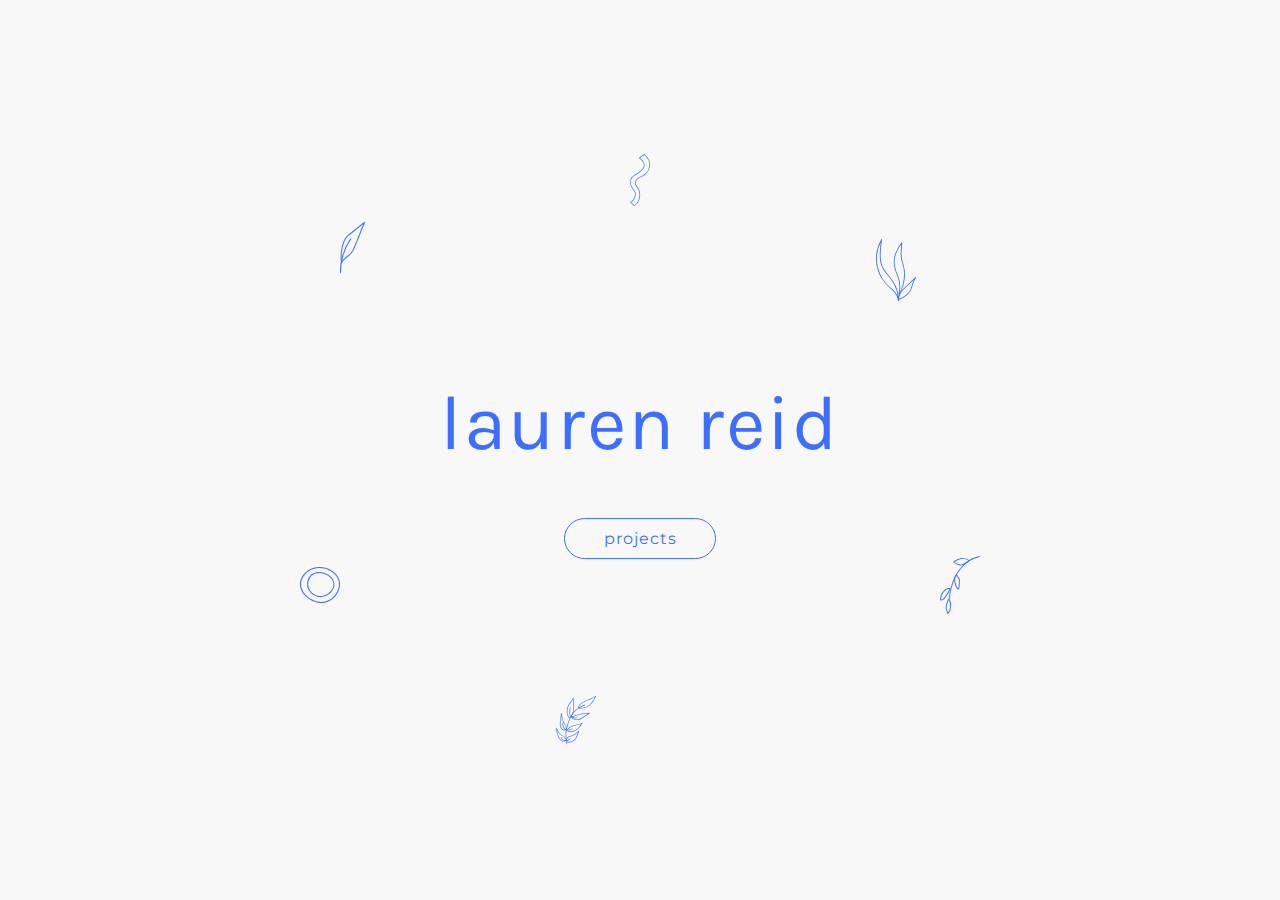
<file: index.html>
<html>
  <head>

  <meta charset="UTF-8">
  <meta name="viewport" content="width=device-width">
  <meta http-equiv="X-UA-Compatible" content="ie=edge">
  <link rel="stylesheet" href="https://fonts.googleapis.com/css?family=Karla">
  <link href="https://fonts.googleapis.com/css2?family=Montserrat&display=swap" rel="stylesheet">
  <link href="https://fonts.googleapis.com/css2?family=Roboto:wght@300;400&display=swap" rel="stylesheet">
  <link rel="stylesheet" href="style.css">
  <title>lauren reid design</title>

  </head>

  <body>

    <div><a href="#" id="name" onclick="return false;">lauren reid</a></div>

    <div id="pro"><a href="projects.html">
    <p id="rcorners">projects</p></a>
    </div>
<!-- -->
    <span class="surround">
      <span id="initial"><img class="ill" id="one" src="images/111.svg"></span>
      <span id="onhover"><img class="ill" id="one" src="images/1d.svg"></span>
   </span>

   <span class="surround">
      <span id="initial"><img class="ill" id="two" src="images/22.svg"></span>
      <span id="onhover"><img class="ill" id="two" src="images/2d.svg"></span>
   </span>

   <span class="surround">
      <span id="initial"><img class="ill" id="three" src="images/33.svg"></span>
      <span id="onhover"><img class="ill" id="three" src="images/3d.svg"></span>
   </span>  

    <span class="surround">
      <span id="initial"><img class="ill" id="four" src="images/44.svg"></span>
      <span id="onhover"><img class="ill" id="four" src="images/4d.svg"></span>
   </span>

    <span class="surround">
      <span id="initial"><img class="ill" id="five" src="images/55.svg"></span>
      <span id="onhover"><img class="ill" id="five" src="images/5d.svg"></span>
   </span>

    <span class="surround">
      <span id="initial"><img class="ill" id="six" src="images/66.svg"></span>
      <span id="onhover"><img class="ill" id="six" src="images/6d.svg"></span>
   </span>

  </body>
</html>
</file>
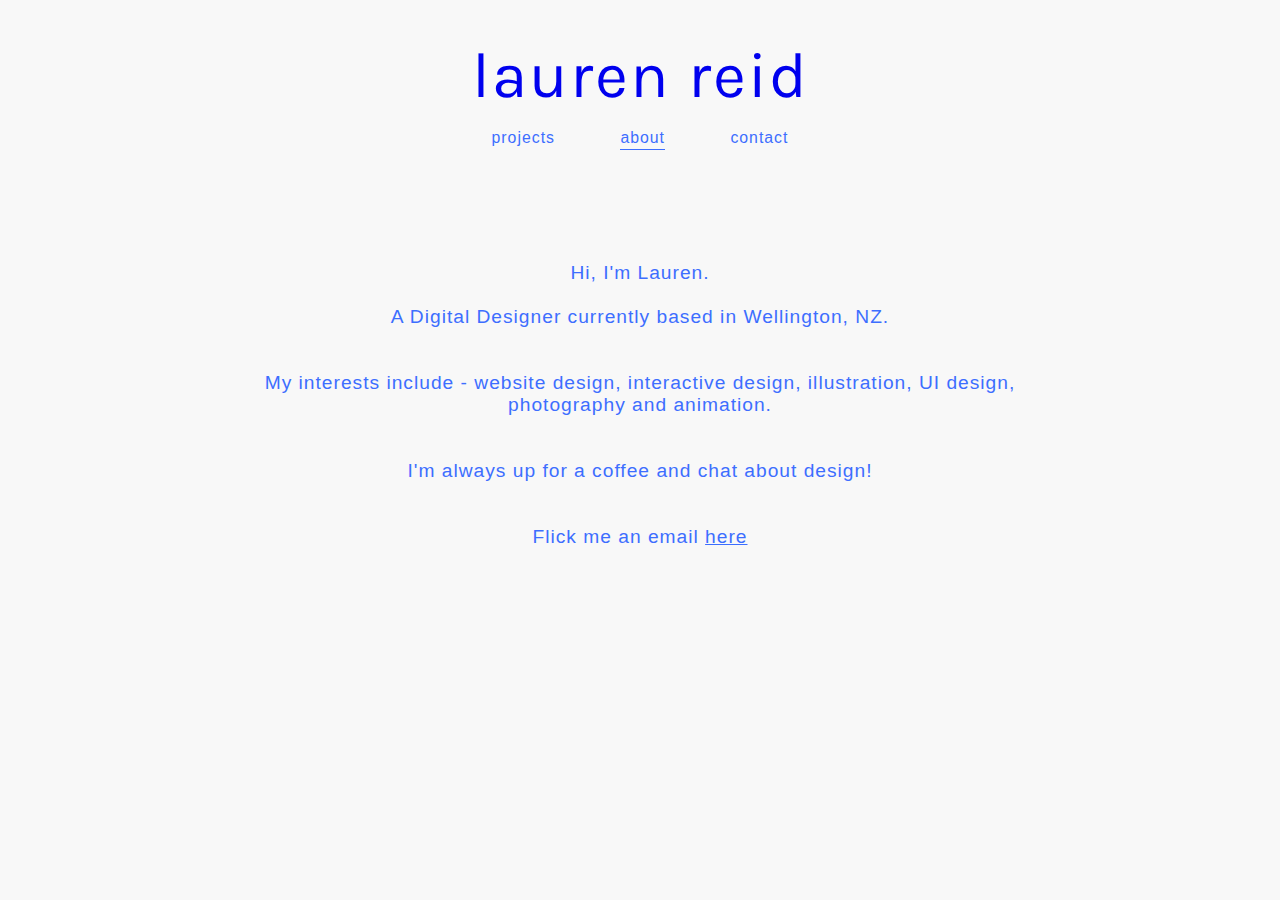
<file: about.html>
<html>
  <head>

  <meta charset="UTF-8">
  <meta name="viewport" content="width=device-width, inital-scale=1.0">
  <meta http-equiv="X-UA-Compatible" content="ie=edge">
  <link rel="stylesheet" href="https://fonts.googleapis.com/css?family=Karla">
  <link href="https://fonts.googleapis.com/css2?family=Roboto:wght@300;400&display=swap" rel="stylesheet">
  <link rel="stylesheet" href="style.css">

  <title>lauren reid design</title>

  </head>

   <body>

  <header>
       <div id="name_small"><a href="index.html">lauren reid</a></div>
     <ul class="nav">
        <li><a href="projects.html">projects</a></li>
        <li><a href="about.html"><span>about</span></a></li>
        <li><a href="contact.html">contact</a></li>
     </ul>
  </header>

<div id="par">

  <!--  <img id="face" src="images/face2.jpg"> -->
<br /><br /><br />

   <p id="blurb">
      Hi, I'm Lauren.
      <br/><br />
      A Digital Designer currently based in Wellington, NZ.
      <br /><br /><br />
      My interests include - website design, interactive design, illustration, UI design, photography and animation.
      <br /><br /><br />
      I'm always up for a coffee and chat about design!
      <br /><br /><br />
      Flick me an email <a id="here" href="mailto:designbylaurenreid@gmail.com">here<a/>

   </p>
</div>

  </body>

</html>
</file>
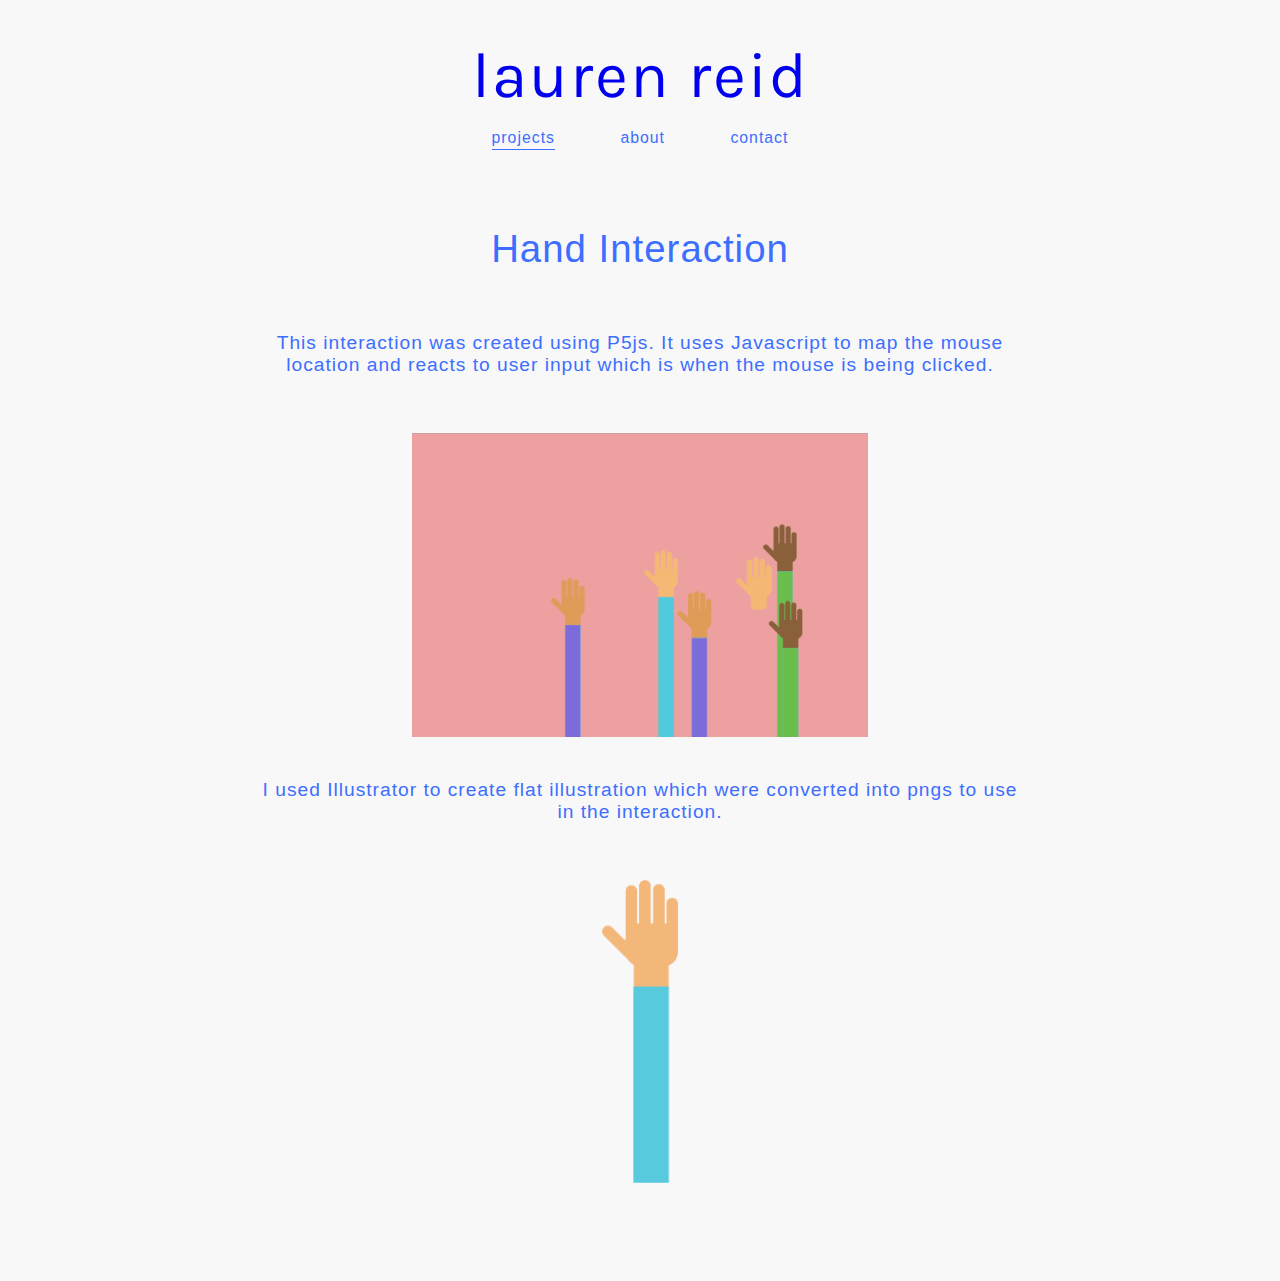
<file: hands.html>
<html>
  <head>

  <meta charset="UTF-8">
  <meta name="viewport" content="width=device-width, inital-scale=1.0">
  <meta http-equiv="X-UA-Compatible" content="ie=edge">
  <link rel="stylesheet" href="https://fonts.googleapis.com/css?family=Karla">
  <link href="https://fonts.googleapis.com/css2?family=Roboto:wght@300;400&display=swap" rel="stylesheet">
  <link rel="stylesheet" href="style.css">

  <title>lauren reid design</title>

  </head>

  <body>

    <header>
    <div id="name_small"><a href="index.html">lauren reid</a></div>
    <ul class="nav">
      <li><a href="projects.html"><span>projects</span></a></li>
      <li><a href="about.html">about</a></li>
      <li><a href="contact.html">contact</a></li>
    </ul>
    </header>

    <div id="par">
      <p class="title">Hand Interaction</p>

       <p id="blurb">
      
          This interaction was created using P5js. It uses Javascript to map the mouse location and reacts to user input which is when the mouse is being clicked.

       </p>

       <img id="cir" src="images/hands.png">

       <p id="blurb">
        I used Illustrator to create flat illustration which were converted into pngs to use in the interaction. 
        
       </p>

       <img id="cirr" src="images/handarm.png">
       <br /><br />
      <!--
       <video controls width="100%">
        <div id="gif">
          <EMBED SRC="images/handvideo.mov" WIDTH=100% HEIGHT = 196 AUTOPLAY=true CONTROLLER=true LOOP=false PLUGINSPAGE="http://www.apple.com/quicktime/" >
          <EMBED SRC=”images/handvideo.mov”>
        <source src="images/handvideo.mp4" type="video/mp4">
        <source src="images/handvideo.webm" type="video/webm">
         <source src="images/handvideo.ogg" type="video/ogg">
          </div>
        </video>
     -->

       <br /><br /><br />
</div>

  </body>

</html>
</file>
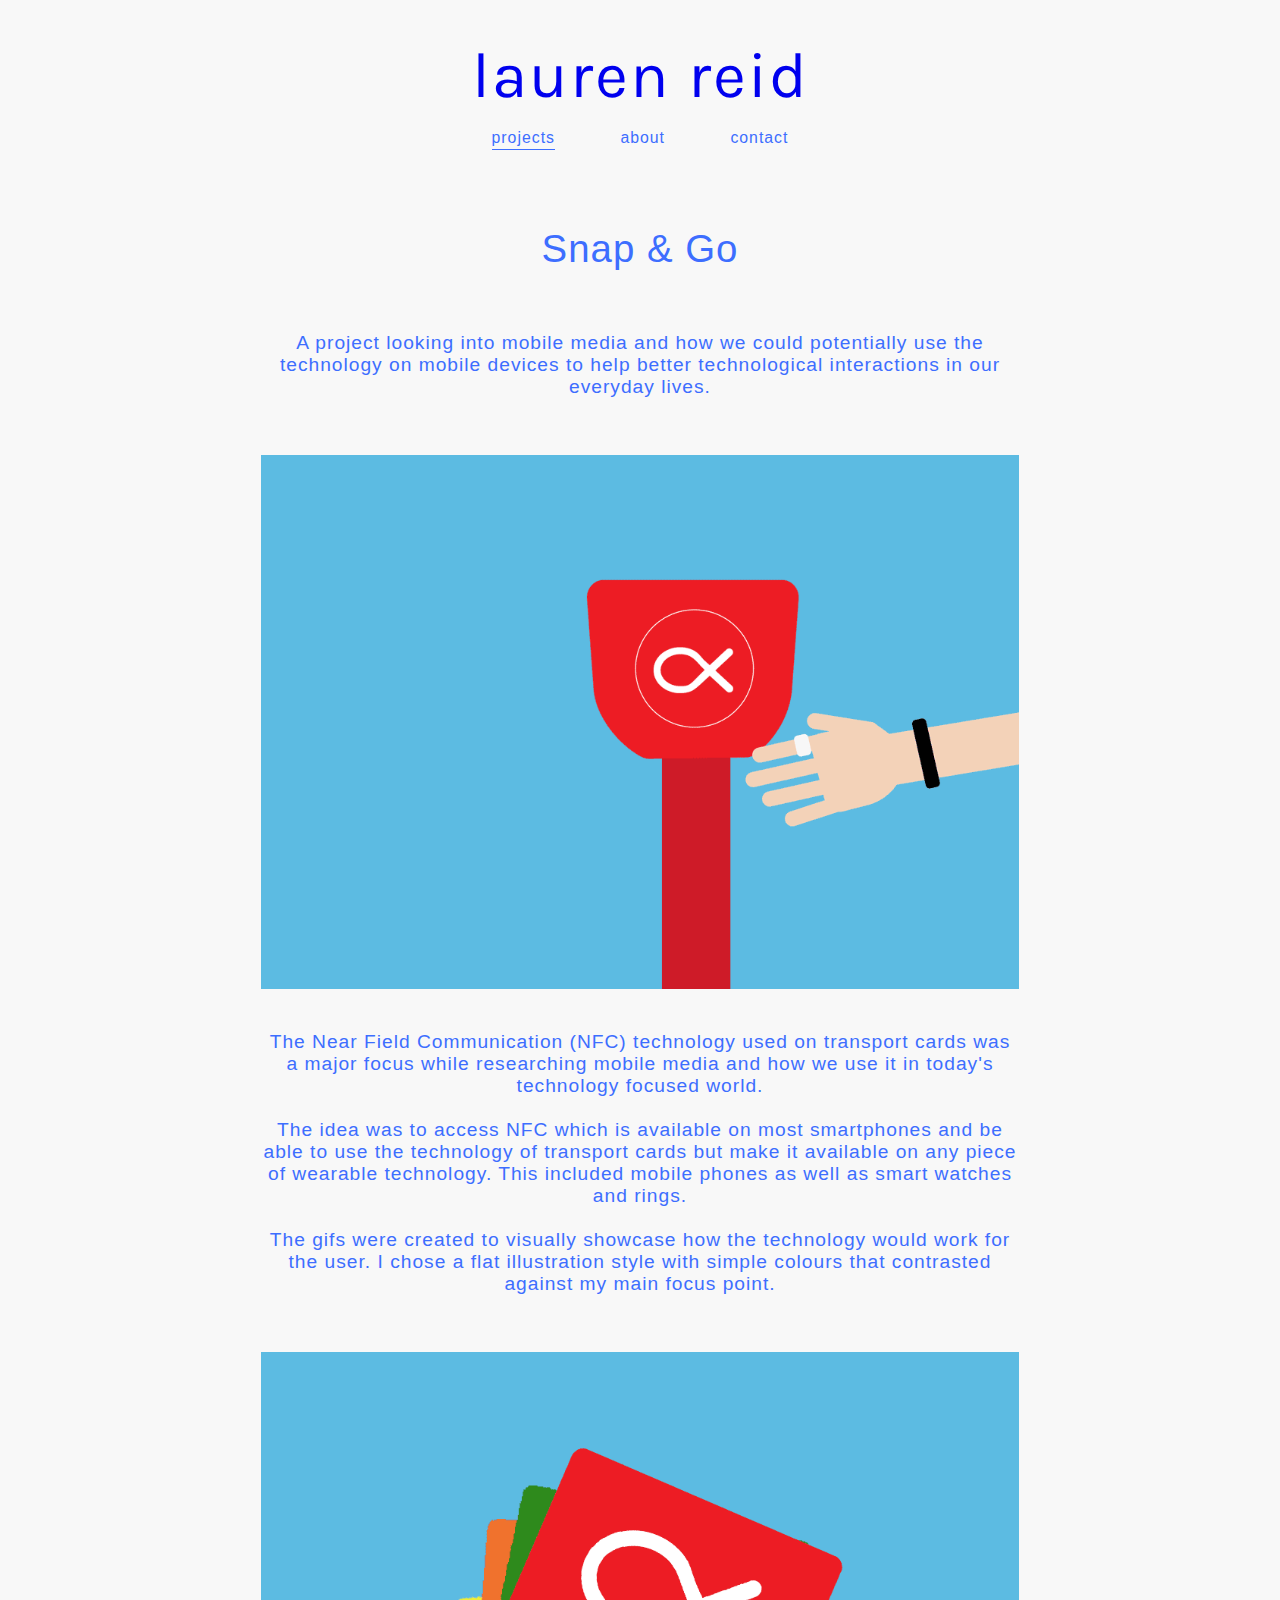
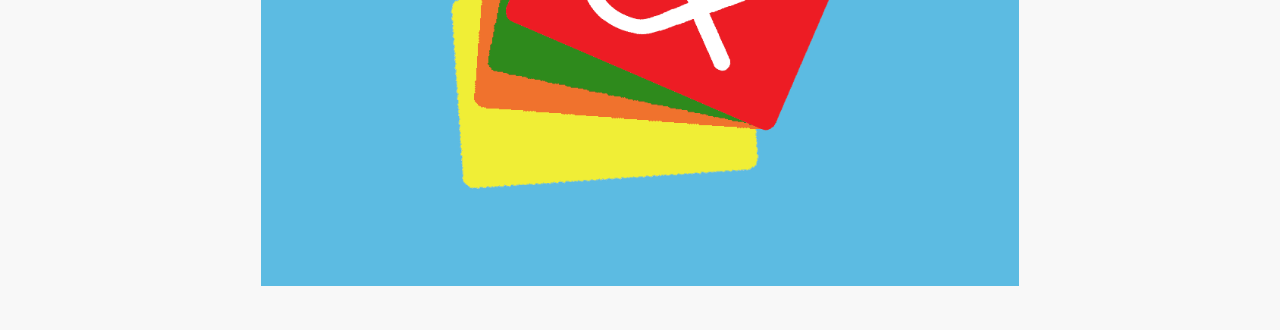
<file: snap.html>
<html>
  <head>

  <meta charset="UTF-8">
  <meta name="viewport" content="width=device-width, inital-scale=1.0">
  <meta http-equiv="X-UA-Compatible" content="ie=edge">
  <link rel="stylesheet" href="https://fonts.googleapis.com/css?family=Karla">
  <link href="https://fonts.googleapis.com/css2?family=Roboto:wght@300;400&display=swap" rel="stylesheet">
  <link rel="stylesheet" href="style.css">

  <title>lauren reid design</title>

  </head>

  <body>

    <header>
    <div id="name_small"><a href="index.html">lauren reid</a></div>
    <ul class="nav">
      <li><a href="projects.html"><span>projects</span></a></li>
      <li><a href="about.html">about</a></li>
      <li><a href="contact.html">contact</a></li>
    </ul>
    </header>

  <div id="par">
      <p class="title">Snap & Go</p>

       <p id="blurb">
      
          A project looking into mobile media and how we could potentially use the technology on mobile devices to help better technological interactions in our everyday lives. 
       </p>

       <img id="gif" src="images/snap.gif">

       <p id="blurb">
      
        The Near Field Communication (NFC) technology used on transport cards was a major focus while researching mobile media and how we use it in today's technology focused world. 
<br /><br />
        The idea was to access NFC which is available on most smartphones and be able to use the technology of transport cards but make it available on any piece of wearable technology. This included mobile phones as well as smart watches and rings.
<br /><br />
        The gifs were created to visually showcase how the technology would work for the user. I chose a flat illustration style with simple colours that contrasted against my main focus point.
       </p>

       <img id="gif" src="images/cards.gif">

       <br /><br /><br />
</div>
    



  </body>

</html>
</file>
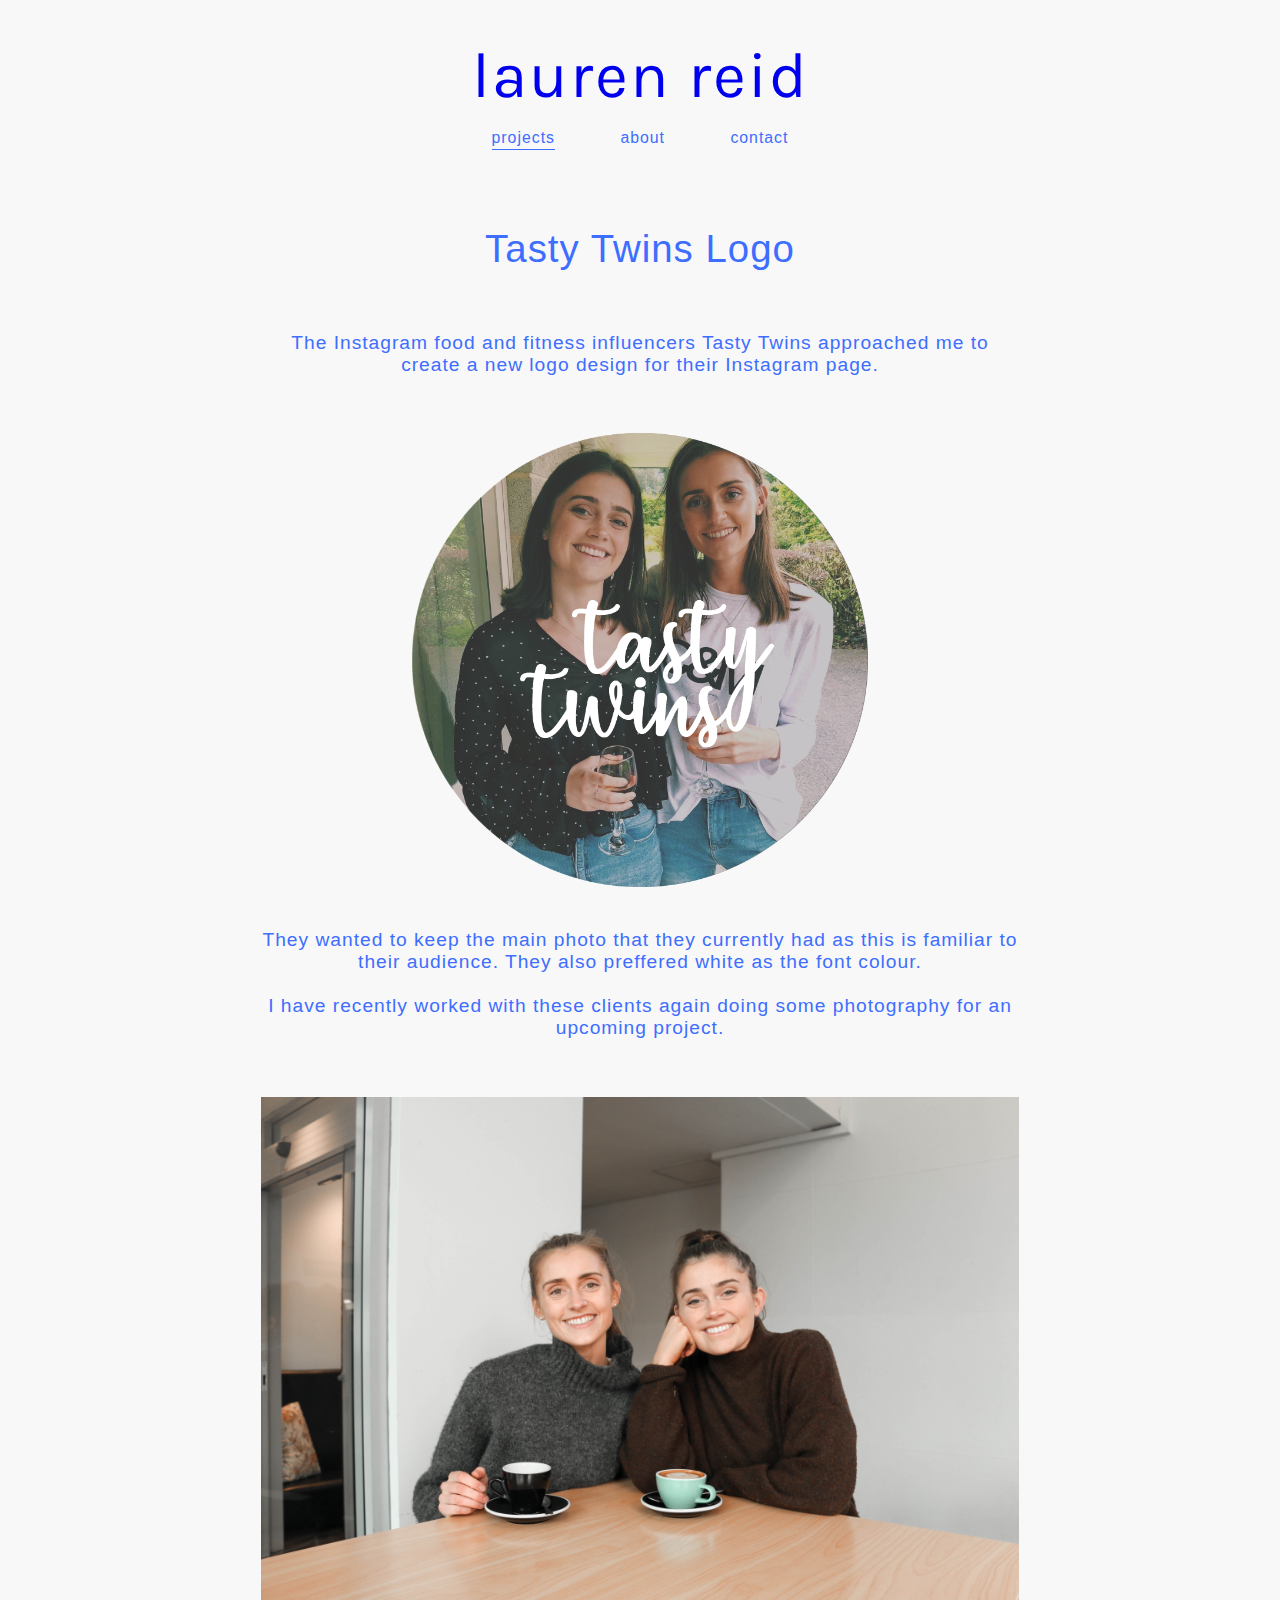
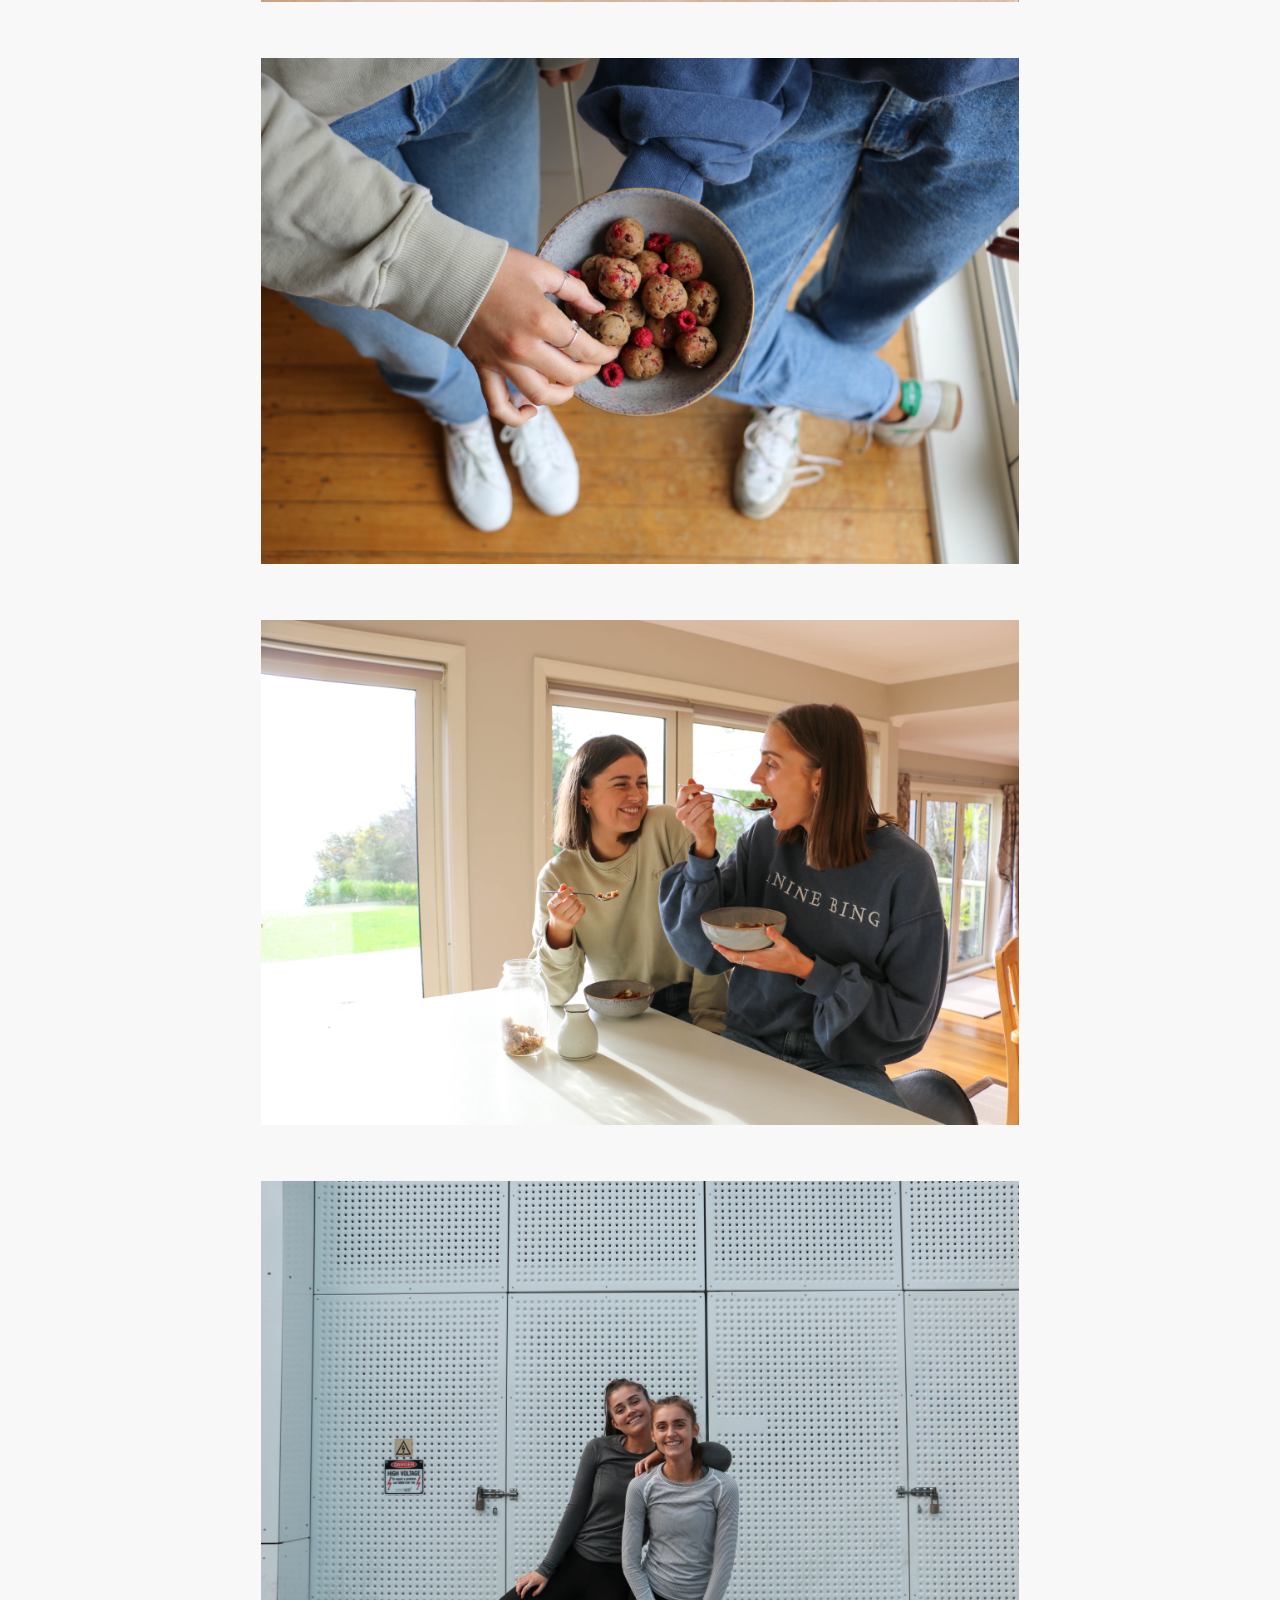
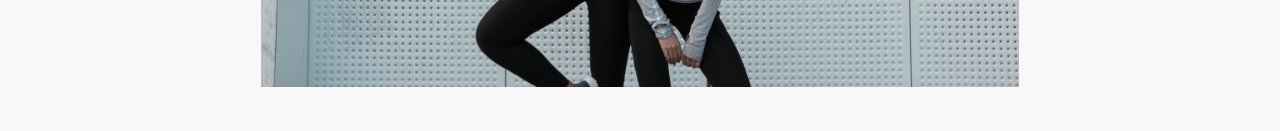
<file: tasty_twins.html>
<html>
  <head>

  <meta charset="UTF-8">
  <meta name="viewport" content="width=device-width, inital-scale=1.0">
  <meta http-equiv="X-UA-Compatible" content="ie=edge">
  <link rel="stylesheet" href="https://fonts.googleapis.com/css?family=Karla">
  <link href="https://fonts.googleapis.com/css2?family=Roboto:wght@300;400&display=swap" rel="stylesheet">
  <link rel="stylesheet" href="style.css">

  <title>lauren reid design</title>

  </head>

  <body>

    <header>
    <div id="name_small"><a href="index.html">lauren reid</a></div>
    <ul class="nav">
      <li><a href="projects.html"><span>projects</span></a></li>
      <li><a href="about.html">about</a></li>
      <li><a href="contact.html">contact</a></li>
    </ul>
    </header>

      <div id="par">
      <p class="title">Tasty Twins Logo</p>

       <p id="blurb">
      
          The Instagram food and fitness influencers Tasty Twins approached me to create a new logo design for their Instagram page. 

       </p>

       <img id="cir" src="images/twins.png">

       <p id="blurb">
      
        They wanted to keep the main photo that they currently had as this is familiar to their audience. They also preffered white as the font colour.
<br /><br />
        I have recently worked with these clients again doing some photography for an upcoming project.
       </p>

       <img id="gif" src="images/p1.jpg">
       <br /><br />
       <img id="gif" src="images/p2.jpg">
       <br /><br />
       <img id="gif" src="images/p3.jpg">
       <br /><br />
       <img id="gif" src="images/p4.jpg">

       <br /><br /><br />
</div>





  </body>

</html>
</file>
<file: style.css>
body{
	background: #F8F8F8;
    font-family: 'Montserrat', sans-serif;
}

#blurbb{
	padding-top: 30%;
}

/**** video *****/

video {
	display: block;
  width: 30%;
margin: auto; 
  
  
}


/**** test scroll snap *****/

.container {
  scroll-snap-type: y mandatory;
  overflow-y: scroll;

  
  height: 100%;
}

.container div {
  scroll-snap-align: start;
  min-height: 80%;
  height: 90%;
  display: flex;
  justify-content: center;
  align-items: center;
  font-size: 4rem;
}
.container div:nth-child(1) {
  background: #F8F8F8;
}
.container div:nth-child(2) {
  background: #F8F8F8;
}
.container div:nth-child(3) {
  background: #F8F8F8;
}

.wrap{
	width: 50%;
	margin: auto; 
	max-width: 800px;
	min-width: 400px;
	position: relative;
  	text-align: center;
}




/**** contact page *****/
	#here {
		text-decoration: underline;
		color: #3d6eff;
	}

	#here a{
		text-decoration: none;
		color: #3d6eff;
	}

	#here a:hover{
		text-decoration: none;
		color: #3d6eff;
	}

	#here a:visited{
		text-decoration: none;
		color: #3d6eff;
	}


	.icons{
		width: 5%;
	}

		#wrapper{
			width:50%;
			padding-left: 8%;
			padding-top: 10%;
			margin:0 auto;
			overflow:hidden;
		}

		#wrapper img{

			padding-top: 2%;
			padding-right:4%;
			width:10%;
  			float:left;
		}

		#wrapper p{
			width:60%;
 			 text-align:center;
 			 float:left;
		}

		#email{
			display: block;
		}

	#txt_email{
		color: #3d6eff;
		text-align: center;
		font-size:2vw;
		letter-spacing: 1px;
	}

	#txt_email a{
		text-decoration: none;
		color: #3d6eff;
	}

	#txt_email a:hover{
		text-decoration: none;
		color: #3d6eff;
	}


/**** about page *****/


		#par{
			width:60%;
			margin:0 auto;
			overflow:hidden;
		}

		#par img{
			width: 30%;
			display: block;
  			margin-left: auto;
		    margin-right: auto;
		    padding-top: 5%;
		}

		#par p{
			width:100%;
 			 text-align:center;
 			 margin-left: auto;
		    margin-right: auto;
		    color: #3d6eff;
		    font-size:1.5vw;
			letter-spacing: 1px;
			padding-top: 3%;
		}

		/**** snap & go page *****/

		#title{
			color: #000000;
			font-size:3vw;
			letter-spacing: 1px;
		}

		#par .title{
			font-size:3vw;
		}

		#par #gif{
			display: inline-block;
			width: 100%;
		}


		#par #cir{
			display: block;
			width: 60%;
			
		}

		#par #cirr{
			display: block;
			width: 10%;
			
		}

		#face{
			display: inline-block;
		}






/**** 


#face{
	position: absolute;
	left: 50%;
	top: 50%;
	transform: translate(-50%, -50%);
	width: 20%;
	padding-top: 10%;
	min-width: 200px;
}

#blurb{
	color: #F2382B;
	text-align: center;
	font-size:1.5vw;
	letter-spacing: 1px;
}

#par{
	width:50%;
	margin:0 auto;
	overflow:hidden;
	padding-top: 40%;
}
*****/

/**** projects page *****/


.pics {
	opacity: 1;
	width:90%;
	transition: 0.5s;
}

.pics:hover{
	opacity:0.7;
	/*background-color: black;*/
	transition: 0.5s;
}



#txt{
	position: absolute;
	color: #3d6eff;
	left: 50%;
	top: 8%;
	transform: translate(-50%, 0);
	text-align: center;
	font-size:2rem;
	letter-spacing: 1px;
}

#txt2{
	position: absolute;
	color: #3d6eff;
	left: 50%;
	top: 8%;
	transform: translate(-50%, 0);
	text-align: center;
	font-size:2rem;
	letter-spacing: 1px;
}

#txt3{
	position: absolute;
	color: #3d6eff;
	left: 50%;
	top: 8%;
	transform: translate(-50%, 0);
	text-align: center;
	font-size:2rem;
	letter-spacing: 1px;
}


#pic_wrap{
	width: 50%;
	margin: auto; 
	max-width: 800px;
	position: relative;
  	text-align: center;
}


#snap{
	padding-top: 5%;
}

#twins{
	padding-top: 20%;
	width: 70%;

}

#hands{
	padding-top: 10%;
	
}

/***** first page *****/

#onhover {
  display: none;
}

.surround:hover span#initial {
  display: none;
}

.surround:hover span#onhover {
  display: block;
}

/**** navigation *****/

.nav{
	text-align: center;
	color: #3d6eff;
	font-size:calc(12px + 0.3vw);
	letter-spacing: 1px;
}

.nav li{
	display: inline;
}

.nav a{
	display:inline-block;
	text-decoration: none;
	color: #3d6eff;
	padding-right: 50px;
	padding-left: 10px;
	

}

.nav a:hover {
	text-decoration: none;
}





span{
    display:inline-block;
    border-bottom:1px solid #3d6eff;
    padding-bottom:2px;
}

a{
	text-decoration: none;
}

a:link {
  text-decoration: none;
}

a:visited {
  text-decoration: none;
}

a:hover {
  text-decoration: none;
}

a:active {
  text-decoration: none;
}



/**** landing page *****/

#pro{
	position: absolute;
	top: 50%;
	left: 50%;
	transform: translate(-50%, 30%);	
}


#rcorners {
  border-radius: 400px;
  border: 1px solid #3d6eff;
  padding-bottom: 10px;
  padding-top: 10px;
  width:150px;
  text-align: center; 
  margin: auto; 
  margin-top: 28%;
  color: #3d6eff;
  letter-spacing: 1px;
}

#rcorners:hover{
	background: #3d6eff;
	color: #FFFFFF;
	letter-spacing: 1px;
}


#name{
	color: #3d6eff;
	font-family: 'Karla', serif;
	font-size:4em;
	position: absolute;
	top: 50%;
	left: 50%;
	transform: translate(-50%, -80%);
	letter-spacing: 2px;
}

#name:hover{
	color: #3d6eff;
}

#name_small{
	color: #3d6eff;
	font-family: 'Karla', serif;
	 font-size: 5vw;
	padding-top: 30px;
	text-align: center;
	letter-spacing: 2px;
}

#name_small a:visited{
	text-decoration: none;
	color: #3d6eff;

}

@media screen and (min-width: 601px) {
  #name {
    font-size: 6vw;
  }
}

/* If the screen size is 600px wide or less, set the font-size of <div> to 30px */
@media screen and (max-width: 600px) {
  #name {
    font-size: 35px;
  }

  #name_small{
  	font-size: 35px;
  }
}


.ill{
	position: absolute;
	top: 0;
	left: 0;
	right: 0;
  	bottom: 0;
	width:40px;
}


#one{
	margin:auto;
	top:60%;
	left: -10%;
	
}

#two{
	margin:auto;
	width:20px;
	top:-60%;
	left: 0%;
}

#three{
	margin:auto;
	top:30%;
	left: -50%;
}

#four{
	margin:auto;
	top:30%;
	left: 50%;
}

#five{
	margin:auto;
	top:-40%;
	left: 40%;
  }

#six{
	margin:auto;
	width:25px;
	top:-45%;
	left: -45%;
}


/*****

	******/
</file>
